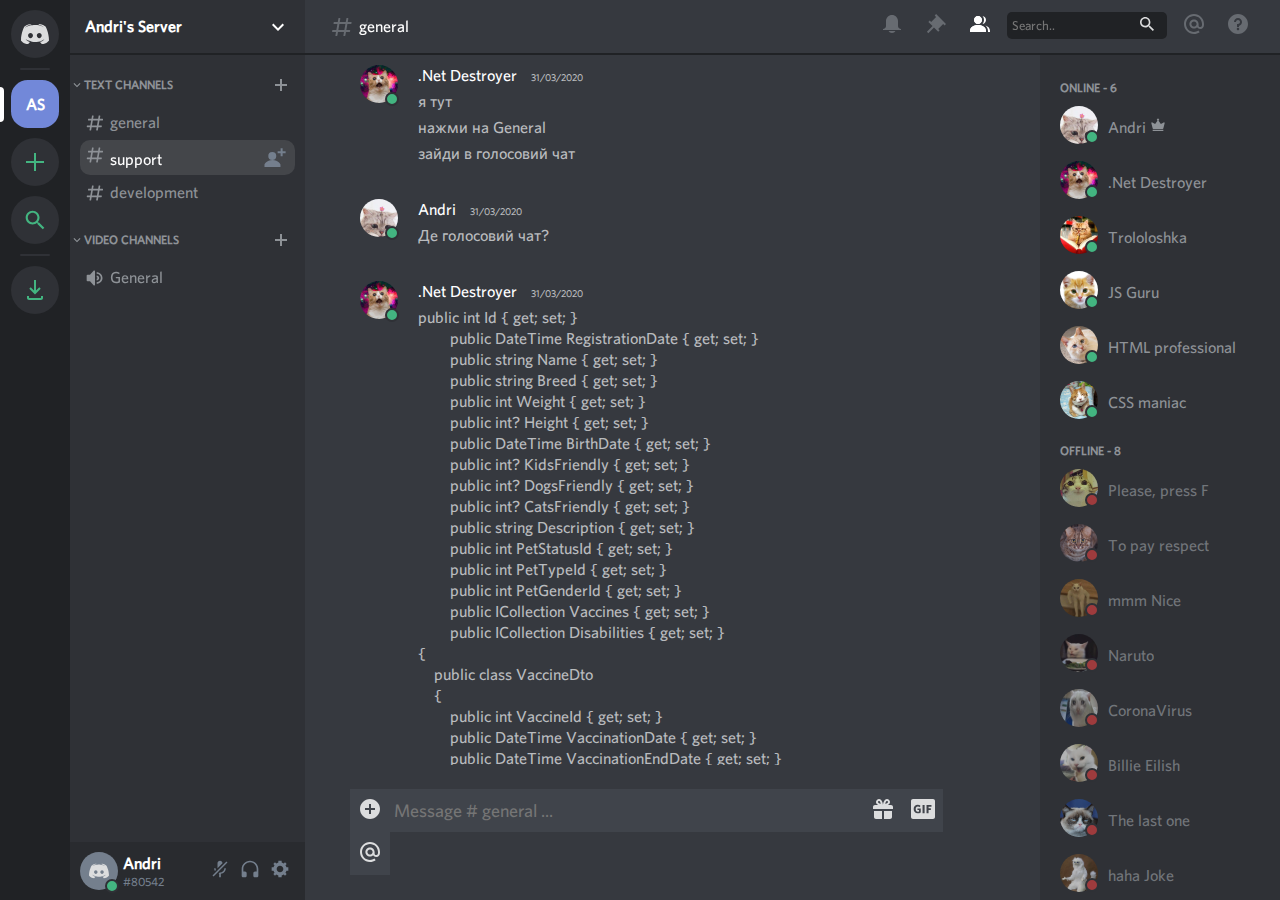
<file: Module1-HTML-CSS/index.html>
<!DOCTYPE html>
<html lang="en">

<head>
    <meta charset="UTF-8">
    <meta name="viewport" content="width=device-width, initial-scale=1.0">
    <title>Module 1. HTML & CSS</title>
    <link rel="stylesheet" href="style.css">
</head>

<body>
    <section class="side-menu">
        <ul class="side-menu_nav">
            <li class="icon icon-unactive centralized s-48 light-grey icon-hover-v">
                <svg width="28" height="20" viewBox="0 0 28 20">
                        <path fill="currentColor" d="M20.6644 20C20.6644 20 19.8014 18.9762 19.0822 18.0714C22.2226 17.1905 23.4212 15.2381 23.4212 15.2381C22.4384 15.881 21.5034 16.3334 20.6644 16.6429C19.4658 17.1429 18.3151 17.4762 17.1884 17.6667C14.887 18.0953 12.7774 17.9762 10.9795 17.6429C9.61301 17.381 8.43836 17 7.45548 16.6191C6.90411 16.4048 6.30479 16.1429 5.70548 15.8096C5.63356 15.7619 5.56164 15.7381 5.48973 15.6905C5.44178 15.6667 5.41781 15.6429 5.39384 15.6191C4.96233 15.381 4.7226 15.2143 4.7226 15.2143C4.7226 15.2143 5.87329 17.1191 8.91781 18.0238C8.19863 18.9286 7.31164 20 7.31164 20C2.0137 19.8333 0 16.381 0 16.381C0 8.7144 3.45205 2.50017 3.45205 2.50017C6.90411 -0.07123 10.1884 0.000197861 10.1884 0.000197861L10.4281 0.285909C6.11301 1.52399 4.12329 3.40493 4.12329 3.40493C4.12329 3.40493 4.65068 3.11921 5.53767 2.71446C8.10274 1.59542 10.1404 1.2859 10.9795 1.21447C11.1233 1.19066 11.2432 1.16685 11.387 1.16685C12.8493 0.976379 14.5034 0.92876 16.2295 1.11923C18.5068 1.38114 20.9521 2.0478 23.4452 3.40493C23.4452 3.40493 21.5514 1.61923 17.476 0.381146L17.8116 0.000197861C17.8116 0.000197861 21.0959 -0.07123 24.5479 2.50017C24.5479 2.50017 28 8.7144 28 16.381C28 16.381 25.9623 19.8333 20.6644 20ZM9.51712 8.88106C8.15068 8.88106 7.07192 10.0715 7.07192 11.5239C7.07192 12.9763 8.17466 14.1667 9.51712 14.1667C10.8836 14.1667 11.9623 12.9763 11.9623 11.5239C11.9863 10.0715 10.8836 8.88106 9.51712 8.88106ZM18.2671 8.88106C16.9007 8.88106 15.8219 10.0715 15.8219 11.5239C15.8219 12.9763 16.9247 14.1667 18.2671 14.1667C19.6336 14.1667 20.7123 12.9763 20.7123 11.5239C20.7123 10.0715 19.6336 8.88106 18.2671 8.88106Z">
                        </path>
                    </svg>
            </li>
            <span class="border"></span>
            <li class="icon icon-active centralized s-48">
                AS
            </li>
            <li class="icon icon-unactive centralized s-48 light-green icon-hover-g">
                <svg width="24" height="24" viewBox="0 0 24 24">
                    <path fill="currentColor" d="M21 11.001H13V3.00098H11V11.001H3V13.001H11V21.001H13V13.001H21V11.001Z">
                    </path>
                </svg>
            </li>
            <li class="icon icon-unactive centralized s-48 light-green icon-hover-g">
                <svg width="24" height="24" viewBox="0 0 18 18">
                    <g fill="none" fill-rule="evenodd" aria-hidden="true">
                        <path fill="currentColor" d="M3.60091481,7.20297313 C3.60091481,5.20983419 5.20983419,3.60091481 7.20297313,3.60091481 C9.19611206,3.60091481 10.8050314,5.20983419 10.8050314,7.20297313 C10.8050314,9.19611206 9.19611206,10.8050314 7.20297313,10.8050314 C5.20983419,10.8050314 3.60091481,9.19611206 3.60091481,7.20297313 Z M12.0057176,10.8050314 L11.3733562,10.8050314 L11.1492281,10.5889079 C11.9336764,9.67638651 12.4059463,8.49170955 12.4059463,7.20297313 C12.4059463,4.32933105 10.0766152,2 7.20297313,2 C4.32933105,2 2,4.32933105 2,7.20297313 C2,10.0766152 4.32933105,12.4059463 7.20297313,12.4059463 C8.49170955,12.4059463 9.67638651,11.9336764 10.5889079,11.1492281 L10.8050314,11.3733562 L10.8050314,12.0057176 L14.8073185,16 L16,14.8073185 L12.2102538,11.0099776 L12.0057176,10.8050314 Z">
                        </path>
                    </g>
                </svg>
            </li>
            <span class="border"></span>
            <li class="icon icon-unactive centralized s-48 light-green icon-hover-g">
                <svg class="circleIcon-LvPL6c" aria-hidden="false" width="24" height="24" viewBox="0 0 24 24">
                    <path fill="currentColor" fill-rule="evenodd" clip-rule="evenodd" d="M16.293 9.293L17.707 10.707L12 16.414L6.29297 10.707L7.70697 9.293L11 12.586V2H13V12.586L16.293 9.293ZM18 20V18H20V20C20 21.102 19.104 22 18 22H6C4.896 22 4 21.102 4 20V18H6V20H18Z">
                    </path>
                </svg>
            </li>
        </ul>
    </section>
    <section class="server-menu">
        <div class="server-header">
            <p class="server-title">
                Andri's Server
            </p>
            <svg width="24" height="24" viewBox="0 0 24 24"><path fill="currentColor" fill-rule="evenodd" clip-rule="evenodd" d="M16.59 8.59004L12 13.17L7.41 8.59004L6 10L12 16L18 10L16.59 8.59004Z"></path></svg>
        </div>
        <div class="server-main">
            <div class="text-channel">
                <div class="server-subheader">
                    <p class="server-subtitle centralized">
                        <svg width="14" height="14" viewBox="0 0 24 24"><path fill="currentColor" fill-rule="evenodd" clip-rule="evenodd" d="M16.59 8.59004L12 13.17L7.41 8.59004L6 10L12 16L18 10L16.59 8.59004Z"></path></svg>
                        <span>Text channels</span>
                    </p>
                    <svg width="18" height="18" viewBox="0 0 18 18"><polygon fill-rule="nonzero" fill="currentColor" points="15 10 10 10 10 15 8 15 8 10 3 10 3 8 8 8 8 3 10 3 10 8 15 8"></polygon></svg>
                </div>
                <ul class="tc-items">
                    <li class="centralized">
                        <svg width="20" height="20" viewBox="0 0 24 24" class="icon-1_QxNX"><path fill="currentColor" fill-rule="evenodd" clip-rule="evenodd" d="M5.88657 21C5.57547 21 5.3399 20.7189 5.39427 20.4126L6.00001 17H2.59511C2.28449 17 2.04905 16.7198 2.10259 16.4138L2.27759 15.4138C2.31946 15.1746 2.52722 15 2.77011 15H6.35001L7.41001 9H4.00511C3.69449 9 3.45905 8.71977 3.51259 8.41381L3.68759 7.41381C3.72946 7.17456 3.93722 7 4.18011 7H7.76001L8.39677 3.41262C8.43914 3.17391 8.64664 3 8.88907 3H9.87344C10.1845 3 10.4201 3.28107 10.3657 3.58738L9.76001 7H15.76L16.3968 3.41262C16.4391 3.17391 16.6466 3 16.8891 3H17.8734C18.1845 3 18.4201 3.28107 18.3657 3.58738L17.76 7H21.1649C21.4755 7 21.711 7.28023 21.6574 7.58619L21.4824 8.58619C21.4406 8.82544 21.2328 9 20.9899 9H17.41L16.35 15H19.7549C20.0655 15 20.301 15.2802 20.2474 15.5862L20.0724 16.5862C20.0306 16.8254 19.8228 17 19.5799 17H16L15.3632 20.5874C15.3209 20.8261 15.1134 21 14.8709 21H13.8866C13.5755 21 13.3399 20.7189 13.3943 20.4126L14 17H8.00001L7.36325 20.5874C7.32088 20.8261 7.11337 21 6.87094 21H5.88657ZM9.41045 9L8.35045 15H14.3504L15.4104 9H9.41045Z"></path></svg>
                        <span>general</span>
                    </li>
                    <li class="centralized active-channel">
                        <div class="active-channel-img">
                            <svg width="20" height="20" viewBox="0 0 24 24" class="icon-1_QxNX"><path fill="currentColor" fill-rule="evenodd" clip-rule="evenodd" d="M5.88657 21C5.57547 21 5.3399 20.7189 5.39427 20.4126L6.00001 17H2.59511C2.28449 17 2.04905 16.7198 2.10259 16.4138L2.27759 15.4138C2.31946 15.1746 2.52722 15 2.77011 15H6.35001L7.41001 9H4.00511C3.69449 9 3.45905 8.71977 3.51259 8.41381L3.68759 7.41381C3.72946 7.17456 3.93722 7 4.18011 7H7.76001L8.39677 3.41262C8.43914 3.17391 8.64664 3 8.88907 3H9.87344C10.1845 3 10.4201 3.28107 10.3657 3.58738L9.76001 7H15.76L16.3968 3.41262C16.4391 3.17391 16.6466 3 16.8891 3H17.8734C18.1845 3 18.4201 3.28107 18.3657 3.58738L17.76 7H21.1649C21.4755 7 21.711 7.28023 21.6574 7.58619L21.4824 8.58619C21.4406 8.82544 21.2328 9 20.9899 9H17.41L16.35 15H19.7549C20.0655 15 20.301 15.2802 20.2474 15.5862L20.0724 16.5862C20.0306 16.8254 19.8228 17 19.5799 17H16L15.3632 20.5874C15.3209 20.8261 15.1134 21 14.8709 21H13.8866C13.5755 21 13.3399 20.7189 13.3943 20.4126L14 17H8.00001L7.36325 20.5874C7.32088 20.8261 7.11337 21 6.87094 21H5.88657ZM9.41045 9L8.35045 15H14.3504L15.4104 9H9.41045Z"></path></svg>
                        </div>
                        <span>support</span>
                    </li>
                    <li class="centralized">
                        <svg width="20" height="20" viewBox="0 0 24 24" class="icon-1_QxNX"><path fill="currentColor" fill-rule="evenodd" clip-rule="evenodd" d="M5.88657 21C5.57547 21 5.3399 20.7189 5.39427 20.4126L6.00001 17H2.59511C2.28449 17 2.04905 16.7198 2.10259 16.4138L2.27759 15.4138C2.31946 15.1746 2.52722 15 2.77011 15H6.35001L7.41001 9H4.00511C3.69449 9 3.45905 8.71977 3.51259 8.41381L3.68759 7.41381C3.72946 7.17456 3.93722 7 4.18011 7H7.76001L8.39677 3.41262C8.43914 3.17391 8.64664 3 8.88907 3H9.87344C10.1845 3 10.4201 3.28107 10.3657 3.58738L9.76001 7H15.76L16.3968 3.41262C16.4391 3.17391 16.6466 3 16.8891 3H17.8734C18.1845 3 18.4201 3.28107 18.3657 3.58738L17.76 7H21.1649C21.4755 7 21.711 7.28023 21.6574 7.58619L21.4824 8.58619C21.4406 8.82544 21.2328 9 20.9899 9H17.41L16.35 15H19.7549C20.0655 15 20.301 15.2802 20.2474 15.5862L20.0724 16.5862C20.0306 16.8254 19.8228 17 19.5799 17H16L15.3632 20.5874C15.3209 20.8261 15.1134 21 14.8709 21H13.8866C13.5755 21 13.3399 20.7189 13.3943 20.4126L14 17H8.00001L7.36325 20.5874C7.32088 20.8261 7.11337 21 6.87094 21H5.88657ZM9.41045 9L8.35045 15H14.3504L15.4104 9H9.41045Z"></path></svg>
                        <span>development</span>
                    </li>
                </ul>
            </div>
            <div class="video-channel">
                <div class="server-subheader">
                    <p class="server-subtitle centralized">
                        <svg width="14" height="14" viewBox="0 0 24 24"><path fill="currentColor" fill-rule="evenodd" clip-rule="evenodd" d="M16.59 8.59004L12 13.17L7.41 8.59004L6 10L12 16L18 10L16.59 8.59004Z"></path></svg>
                        <span>Video channels</span>
                    </p>
                    <svg width="18" height="18" viewBox="0 0 18 18"><polygon fill-rule="nonzero" fill="currentColor" points="15 10 10 10 10 15 8 15 8 10 3 10 3 8 8 8 8 3 10 3 10 8 15 8"></polygon></svg>
                </div>
                <ul class="tc-items">
                    <li class="centralized">
                        <svg class="icon-1_QxNX" aria-hidden="false" width="20" height="20" viewBox="0 0 24 24"><path fill="currentColor" fill-rule="evenodd" clip-rule="evenodd" d="M11.383 3.07904C11.009 2.92504 10.579 3.01004 10.293 3.29604L6 8.00204H3C2.45 8.00204 2 8.45304 2 9.00204V15.002C2 15.552 2.45 16.002 3 16.002H6L10.293 20.71C10.579 20.996 11.009 21.082 11.383 20.927C11.757 20.772 12 20.407 12 20.002V4.00204C12 3.59904 11.757 3.23204 11.383 3.07904ZM14 5.00195V7.00195C16.757 7.00195 19 9.24595 19 12.002C19 14.759 16.757 17.002 14 17.002V19.002C17.86 19.002 21 15.863 21 12.002C21 8.14295 17.86 5.00195 14 5.00195ZM14 9.00195C15.654 9.00195 17 10.349 17 12.002C17 13.657 15.654 15.002 14 15.002V13.002C14.551 13.002 15 12.553 15 12.002C15 11.451 14.551 11.002 14 11.002V9.00195Z"></path></svg>
                        <span>General</span>
                    </li>
            </div>
            <div class="user-pannel">
                <div class="user-info centralized">
                    <div class="icon user-icon s-38 centralized light-grey online">
                        <svg width="20" height="20" viewBox="0 0 28 20">
                            <path fill="currentColor" d="M20.6644 20C20.6644 20 19.8014 18.9762 19.0822 18.0714C22.2226 17.1905 23.4212 15.2381 23.4212 15.2381C22.4384 15.881 21.5034 16.3334 20.6644 16.6429C19.4658 17.1429 18.3151 17.4762 17.1884 17.6667C14.887 18.0953 12.7774 17.9762 10.9795 17.6429C9.61301 17.381 8.43836 17 7.45548 16.6191C6.90411 16.4048 6.30479 16.1429 5.70548 15.8096C5.63356 15.7619 5.56164 15.7381 5.48973 15.6905C5.44178 15.6667 5.41781 15.6429 5.39384 15.6191C4.96233 15.381 4.7226 15.2143 4.7226 15.2143C4.7226 15.2143 5.87329 17.1191 8.91781 18.0238C8.19863 18.9286 7.31164 20 7.31164 20C2.0137 19.8333 0 16.381 0 16.381C0 8.7144 3.45205 2.50017 3.45205 2.50017C6.90411 -0.07123 10.1884 0.000197861 10.1884 0.000197861L10.4281 0.285909C6.11301 1.52399 4.12329 3.40493 4.12329 3.40493C4.12329 3.40493 4.65068 3.11921 5.53767 2.71446C8.10274 1.59542 10.1404 1.2859 10.9795 1.21447C11.1233 1.19066 11.2432 1.16685 11.387 1.16685C12.8493 0.976379 14.5034 0.92876 16.2295 1.11923C18.5068 1.38114 20.9521 2.0478 23.4452 3.40493C23.4452 3.40493 21.5514 1.61923 17.476 0.381146L17.8116 0.000197861C17.8116 0.000197861 21.0959 -0.07123 24.5479 2.50017C24.5479 2.50017 28 8.7144 28 16.381C28 16.381 25.9623 19.8333 20.6644 20ZM9.51712 8.88106C8.15068 8.88106 7.07192 10.0715 7.07192 11.5239C7.07192 12.9763 8.17466 14.1667 9.51712 14.1667C10.8836 14.1667 11.9623 12.9763 11.9623 11.5239C11.9863 10.0715 10.8836 8.88106 9.51712 8.88106ZM18.2671 8.88106C16.9007 8.88106 15.8219 10.0715 15.8219 11.5239C15.8219 12.9763 16.9247 14.1667 18.2671 14.1667C19.6336 14.1667 20.7123 12.9763 20.7123 11.5239C20.7123 10.0715 19.6336 8.88106 18.2671 8.88106Z">
                            </path>
                        </svg>
                    </div>
                    <div class="info-detail">
                        <span class="user-name">Andri</span>
                        <span>#80542</span>
                    </div>
                </div>
                <div class="user-control">
                    <div><svg aria-hidden="false" width="20" height="20" viewBox="0 0 24 24"><path d="M6.7 11H5C5 12.19 5.34 13.3 5.9 14.28L7.13 13.05C6.86 12.43 6.7 11.74 6.7 11Z" fill="currentColor"></path><path d="M9.01 11.085C9.015 11.1125 9.02 11.14 9.02 11.17L15 5.18V5C15 3.34 13.66 2 12 2C10.34 2 9 3.34 9 5V11C9 11.03 9.005 11.0575 9.01 11.085Z" fill="currentColor"></path><path d="M11.7237 16.0927L10.9632 16.8531L10.2533 17.5688C10.4978 17.633 10.747 17.6839 11 17.72V22H13V17.72C16.28 17.23 19 14.41 19 11H17.3C17.3 14 14.76 16.1 12 16.1C11.9076 16.1 11.8155 16.0975 11.7237 16.0927Z" fill="currentColor"></path><path d="M21 4.27L19.73 3L3 19.73L4.27 21L8.46 16.82L9.69 15.58L11.35 13.92L14.99 10.28L21 4.27Z" class="strikethrough-1n4ekb" fill="currentColor"></path></svg></div>
                    <div><svg aria-hidden="false" width="20" height="20" viewBox="0 0 24 24"><svg width="24" height="24" viewBox="0 0 24 24"><path d="M12 2.00305C6.486 2.00305 2 6.48805 2 12.0031V20.0031C2 21.1071 2.895 22.0031 4 22.0031H6C7.104 22.0031 8 21.1071 8 20.0031V17.0031C8 15.8991 7.104 15.0031 6 15.0031H4V12.0031C4 7.59105 7.589 4.00305 12 4.00305C16.411 4.00305 20 7.59105 20 12.0031V15.0031H18C16.896 15.0031 16 15.8991 16 17.0031V20.0031C16 21.1071 16.896 22.0031 18 22.0031H20C21.104 22.0031 22 21.1071 22 20.0031V12.0031C22 6.48805 17.514 2.00305 12 2.00305Z" fill="currentColor"></path></svg></svg>
                    </div>
                    <div><svg aria-hidden="false" width="20" height="20" viewBox="0 0 24 24"><path fill="currentColor" fill-rule="evenodd" clip-rule="evenodd" d="M19.738 10H22V14H19.739C19.498 14.931 19.1 15.798 18.565 16.564L20 18L18 20L16.565 18.564C15.797 19.099 14.932 19.498 14 19.738V22H10V19.738C9.069 19.498 8.203 19.099 7.436 18.564L6 20L4 18L5.436 16.564C4.901 15.799 4.502 14.932 4.262 14H2V10H4.262C4.502 9.068 4.9 8.202 5.436 7.436L4 6L6 4L7.436 5.436C8.202 4.9 9.068 4.502 10 4.262V2H14V4.261C14.932 4.502 15.797 4.9 16.565 5.435L18 3.999L20 5.999L18.564 7.436C19.099 8.202 19.498 9.069 19.738 10ZM12 16C14.2091 16 16 14.2091 16 12C16 9.79086 14.2091 8 12 8C9.79086 8 8 9.79086 8 12C8 14.2091 9.79086 16 12 16Z"></path></svg></div>
                </div>
            </div>
        </div>
    </section>
    <section class="main-info-block">
        <div class="main-header">
            <div class="channel-name centralized">
                <svg width="24" height="24" viewBox="0 0 24 24" class="icon-22AiRD"><path fill="currentColor" fill-rule="evenodd" clip-rule="evenodd" d="M5.88657 21C5.57547 21 5.3399 20.7189 5.39427 20.4126L6.00001 17H2.59511C2.28449 17 2.04905 16.7198 2.10259 16.4138L2.27759 15.4138C2.31946 15.1746 2.52722 15 2.77011 15H6.35001L7.41001 9H4.00511C3.69449 9 3.45905 8.71977 3.51259 8.41381L3.68759 7.41381C3.72946 7.17456 3.93722 7 4.18011 7H7.76001L8.39677 3.41262C8.43914 3.17391 8.64664 3 8.88907 3H9.87344C10.1845 3 10.4201 3.28107 10.3657 3.58738L9.76001 7H15.76L16.3968 3.41262C16.4391 3.17391 16.6466 3 16.8891 3H17.8734C18.1845 3 18.4201 3.28107 18.3657 3.58738L17.76 7H21.1649C21.4755 7 21.711 7.28023 21.6574 7.58619L21.4824 8.58619C21.4406 8.82544 21.2328 9 20.9899 9H17.41L16.35 15H19.7549C20.0655 15 20.301 15.2802 20.2474 15.5862L20.0724 16.5862C20.0306 16.8254 19.8228 17 19.5799 17H16L15.3632 20.5874C15.3209 20.8261 15.1134 21 14.8709 21H13.8866C13.5755 21 13.3399 20.7189 13.3943 20.4126L14 17H8.00001L7.36325 20.5874C7.32088 20.8261 7.11337 21 6.87094 21H5.88657ZM9.41045 9L8.35045 15H14.3504L15.4104 9H9.41045Z"></path></svg>
                <span class="white">general</span>
            </div>
            <div class="header-toolbar">
                <div>
                    <svg x="0" y="0" class="icon-22AiRD" aria-hidden="false" width="24" height="24" viewBox="0 0 24 24" fill="none"><path fill="currentColor" fill-rule="evenodd" clip-rule="evenodd" d="M18 9V14C18 15.657 19.344 17 21 17V18H3V17C4.656 17 6 15.657 6 14V9C6 5.686 8.686 3 12 3C15.314 3 18 5.686 18 9ZM11.9999 21C10.5239 21 9.24793 20.19 8.55493 19H15.4449C14.7519 20.19 13.4759 21 11.9999 21Z"></path></svg>
                </div>
                <div>
                    <svg x="0" y="0" class="icon-22AiRD" aria-hidden="false" width="24" height="24" viewBox="0 0 24 24"><path fill="currentColor" d="M22 12L12.101 2.10101L10.686 3.51401L12.101 4.92901L7.15096 9.87801V9.88001L5.73596 8.46501L4.32196 9.88001L8.56496 14.122L2.90796 19.778L4.32196 21.192L9.97896 15.536L14.222 19.778L15.636 18.364L14.222 16.95L19.171 12H19.172L20.586 13.414L22 12Z"></path></svg>
                </div>
                <div class="white">
                    <svg x="0" y="0" class="icon-22AiRD" aria-hidden="false" width="24" height="24" viewBox="0 0 24 24"><path fill="currentColor" fill-rule="evenodd" clip-rule="evenodd" d="M14 8.00598C14 10.211 12.206 12.006 10 12.006C7.795 12.006 6 10.211 6 8.00598C6 5.80098 7.794 4.00598 10 4.00598C12.206 4.00598 14 5.80098 14 8.00598ZM2 19.006C2 15.473 5.29 13.006 10 13.006C14.711 13.006 18 15.473 18 19.006V20.006H2V19.006Z"></path><path fill="currentColor" fill-rule="evenodd" clip-rule="evenodd" d="M14 8.00598C14 10.211 12.206 12.006 10 12.006C7.795 12.006 6 10.211 6 8.00598C6 5.80098 7.794 4.00598 10 4.00598C12.206 4.00598 14 5.80098 14 8.00598ZM2 19.006C2 15.473 5.29 13.006 10 13.006C14.711 13.006 18 15.473 18 19.006V20.006H2V19.006Z"></path><path fill="currentColor" d="M20.0001 20.006H22.0001V19.006C22.0001 16.4433 20.2697 14.4415 17.5213 13.5352C19.0621 14.9127 20.0001 16.8059 20.0001 19.006V20.006Z"></path><path fill="currentColor" d="M14.8834 11.9077C16.6657 11.5044 18.0001 9.9077 18.0001 8.00598C18.0001 5.96916 16.4693 4.28218 14.4971 4.0367C15.4322 5.09511 16.0001 6.48524 16.0001 8.00598C16.0001 9.44888 15.4889 10.7742 14.6378 11.8102C14.7203 11.8418 14.8022 11.8743 14.8834 11.9077Z"></path></svg>
                </div>
                <div>
                    <form class="search">
                        <input type="text" placeholder="Search..">
                        <button type="submit">
                            <svg class="icon-3cZ1F_ visible-3V0mGj" aria-hidden="false" width="18" height="18" viewBox="0 0 18 18"><g fill="none" fill-rule="evenodd" aria-hidden="true"><path fill="currentColor" d="M3.60091481,7.20297313 C3.60091481,5.20983419 5.20983419,3.60091481 7.20297313,3.60091481 C9.19611206,3.60091481 10.8050314,5.20983419 10.8050314,7.20297313 C10.8050314,9.19611206 9.19611206,10.8050314 7.20297313,10.8050314 C5.20983419,10.8050314 3.60091481,9.19611206 3.60091481,7.20297313 Z M12.0057176,10.8050314 L11.3733562,10.8050314 L11.1492281,10.5889079 C11.9336764,9.67638651 12.4059463,8.49170955 12.4059463,7.20297313 C12.4059463,4.32933105 10.0766152,2 7.20297313,2 C4.32933105,2 2,4.32933105 2,7.20297313 C2,10.0766152 4.32933105,12.4059463 7.20297313,12.4059463 C8.49170955,12.4059463 9.67638651,11.9336764 10.5889079,11.1492281 L10.8050314,11.3733562 L10.8050314,12.0057176 L14.8073185,16 L16,14.8073185 L12.2102538,11.0099776 L12.0057176,10.8050314 Z"></path></g></svg>
                        </button>
                    </form>
                </div>
                <div>
                    <svg x="0" y="0" class="icon-22AiRD" aria-hidden="false" width="24" height="24" viewBox="0 0 24 24"><path fill="currentColor" d="M12 2C6.486 2 2 6.486 2 12C2 17.515 6.486 22 12 22C14.039 22 15.993 21.398 17.652 20.259L16.521 18.611C15.195 19.519 13.633 20 12 20C7.589 20 4 16.411 4 12C4 7.589 7.589 4 12 4C16.411 4 20 7.589 20 12V12.782C20 14.17 19.402 15 18.4 15L18.398 15.018C18.338 15.005 18.273 15 18.209 15H18C17.437 15 16.6 14.182 16.6 13.631V12C16.6 9.464 14.537 7.4 12 7.4C9.463 7.4 7.4 9.463 7.4 12C7.4 14.537 9.463 16.6 12 16.6C13.234 16.6 14.35 16.106 15.177 15.313C15.826 16.269 16.93 17 18 17L18.002 16.981C18.064 16.994 18.129 17 18.195 17H18.4C20.552 17 22 15.306 22 12.782V12C22 6.486 17.514 2 12 2ZM12 14.599C10.566 14.599 9.4 13.433 9.4 11.999C9.4 10.565 10.566 9.399 12 9.399C13.434 9.399 14.6 10.565 14.6 11.999C14.6 13.433 13.434 14.599 12 14.599Z"></path></svg>
                </div>
                <div>
                    <svg x="0" y="0" class="icon-22AiRD" aria-hidden="false" width="24" height="24" viewBox="0 0 24 24"><path fill="currentColor" d="M12 2C6.486 2 2 6.487 2 12C2 17.515 6.486 22 12 22C17.514 22 22 17.515 22 12C22 6.487 17.514 2 12 2ZM12 18.25C11.31 18.25 10.75 17.691 10.75 17C10.75 16.31 11.31 15.75 12 15.75C12.69 15.75 13.25 16.31 13.25 17C13.25 17.691 12.69 18.25 12 18.25ZM13 13.875V15H11V12H12C13.104 12 14 11.103 14 10C14 8.896 13.104 8 12 8C10.896 8 10 8.896 10 10H8C8 7.795 9.795 6 12 6C14.205 6 16 7.795 16 10C16 11.861 14.723 13.429 13 13.875Z"></path></svg>
                </div>
            </div>
        </div>
        <div class="main-block">
            <div class="center-section">
                <div class="message">
                    <div class="user">
                        <div class="online">
                            <img  class="user-photo s-38" src="img/2.jpg" alt="user photo">
                        </div>
                    </div>
                    <div class="message-content">
                        <div class="user-info">
                            <span class="user-name white">
                                .Net Destroyer
                            </span>
                            <span class="date">31/03/2020</span>
                        </div>
                        <div class="message-text">
                            <p>я тут</p>
                            <p>нажми на General</p>
                            <p>зайди в голосовий чат</p>
                        </div>
                    </div>
                </div>
                <div class="message">
                    <div class="user">
                        <div class="online">
                            <img  class="user-photo s-38" src="img/1.jpg" alt="user photo">
                        </div>
                    </div>
                    <div class="message-content">
                        <div class="user-info">
                            <span class="user-name white">
                                Andri
                            </span>
                            <span class="date">31/03/2020</span>
                        </div>
                        <div class="message-text">
                            <p>Дe голосовий чат?</p>
                        </div>
                    </div>
                </div>
                <div class="message">
                    <div class="user">
                        <div class="online">
                            <img  class="user-photo s-38" src="img/2.jpg" alt="user photo">
                        </div>
                    </div>
                    <div class="message-content">
                        <div class="user-info ">
                            <span class="user-name white">
                                .Net Destroyer
                            </span>
                            <span class="date">31/03/2020</span>
                        </div>
                        <div class="message-text">
                            <p>
                                <pre>
public int Id { get; set; }
        public DateTime RegistrationDate { get; set; }
        public string Name { get; set; }
        public string Breed { get; set; }
        public int Weight { get; set; }
        public int? Height { get; set; }
        public DateTime BirthDate { get; set; }
        public int? KidsFriendly { get; set; }
        public int? DogsFriendly { get; set; }
        public int? CatsFriendly { get; set; }
        public string Description { get; set; }
        public int PetStatusId { get; set; }
        public int PetTypeId { get; set; }
        public int PetGenderId { get; set; }
        public ICollection<VaccineDto> Vaccines { get; set; }
        public ICollection<DisabilityDto> Disabilities { get; set; }
{
    public class VaccineDto
    {
        public int VaccineId { get; set; }
        public DateTime VaccinationDate { get; set; }
        public DateTime VaccinationEndDate { get; set; }
    }
}
                                </pre>
                            </p>
                        </div>
                    </div>
                </div>
                <div class="message">
                    <div class="user">
                        <div class="online">
                            <img class="user-photo s-38" src="img/1.jpg" alt="user photo">
                        </div>
                    </div>
                    <div class="message-content">
                        <div class="user-info">
                            <span class="user-name white">
                                Andri
                            </span>
                            <span class="date">31/03/2020</span>
                        </div>
                        <div class="message-text">
                            <p>Диви на мій репозиторій
                                <a href="https://github.com/AndryushkaYO/EPAM_Mentoring_Program/tree/module1/html-css/Module1-HTML-CSS">https://github.com/AndryushkaYO/EPAM_Mentoring_Program/tree/module1/html-css/Module1-HTML-CSS</a></p>
                        </div>
                    </div>
                </div>
                <div class="message">
                    <div class="user">
                        <div class="online">
                            <img  class="user-photo s-38" src="img/2.jpg" alt="user photo">
                        </div>
                    </div>
                    <div class="message-content">
                        <div class="user-info">
                            <span class="user-name white">
                                .Net Destroyer
                            </span>
                            <span class="date">31/03/2020</span>
                        </div>
                        <div class="message-text">
                            <p>
                                <span class="mention">@Andri</span> як ти там? Я сумую
                            </p>
                        </div>
                    </div>
                </div>
                <div class="message">
                    <div class="user">
                        <div class="online">
                            <img  class="user-photo s-38" src="img/1.jpg" alt="user photo">
                        </div>
                    </div>
                    <div class="message-content">
                        <div class="user-info">
                            <span class="user-name white">
                                Andri
                            </span>
                            <span class="date">31/03/2020</span>
                        </div>
                        <div class="message-text">
                            <p>
                                <span class="mention">@.Net Destroyer</span> все добре. Я теж :)
                            </p>
                        </div>
                    </div>
                </div>
                <div class="input-section">
                    <form class="input-field">
                        <button>
                            <svg width="24" height="24" viewBox="0 0 24 24"><path fill="currentColor" class="attachButtonPlus-jWVFah" d="M12 2C6.48 2 2 6.48 2 12s4.48 10 10 10 10-4.48 10-10S17.52 2 12 2zm5 11h-4v4h-2v-4H7v-2h4V7h2v4h4v2z"></path></svg>
                        </button>
                        <input type="text" placeholder=" Message # general ...">
                        <button>
                            <svg width="24" height="24" class="icon-3D60ES" aria-hidden="false" viewBox="0 0 24 24"><path fill="currentColor" fill-rule="evenodd" clip-rule="evenodd" d="M16.886 7.999H20C21.104 7.999 22 8.896 22 9.999V11.999H2V9.999C2 8.896 2.897 7.999 4 7.999H7.114C6.663 7.764 6.236 7.477 5.879 7.121C4.709 5.951 4.709 4.048 5.879 2.879C7.012 1.746 8.986 1.746 10.121 2.877C11.758 4.514 11.979 7.595 11.998 7.941C11.9991 7.9525 11.9966 7.96279 11.9941 7.97304C11.992 7.98151 11.99 7.98995 11.99 7.999H12.01C12.01 7.98986 12.0079 7.98134 12.0058 7.97287C12.0034 7.96282 12.0009 7.95286 12.002 7.942C12.022 7.596 12.242 4.515 13.879 2.878C15.014 1.745 16.986 1.746 18.121 2.877C19.29 4.049 19.29 5.952 18.121 7.121C17.764 7.477 17.337 7.764 16.886 7.999ZM7.293 5.707C6.903 5.316 6.903 4.682 7.293 4.292C7.481 4.103 7.732 4 8 4C8.268 4 8.519 4.103 8.707 4.292C9.297 4.882 9.641 5.94 9.825 6.822C8.945 6.639 7.879 6.293 7.293 5.707ZM14.174 6.824C14.359 5.941 14.702 4.883 15.293 4.293C15.481 4.103 15.732 4 16 4C16.268 4 16.519 4.103 16.706 4.291C17.096 4.682 17.097 5.316 16.707 5.707C16.116 6.298 15.057 6.642 14.174 6.824ZM3 13.999V19.999C3 21.102 3.897 21.999 5 21.999H11V13.999H3ZM13 13.999V21.999H19C20.104 21.999 21 21.102 21 19.999V13.999H13Z"></path></svg>
                        </button>
                        <button>
                            <svg width="24" height="24" class="icon-3D60ES" aria-hidden="false" viewBox="0 0 24 24"><path fill="currentColor" d="M2 2C0.895431 2 0 2.89543 0 4V20C0 21.1046 0.89543 22 2 22H22C23.1046 22 24 21.1046 24 20V4C24 2.89543 23.1046 2 22 2H2ZM9.76445 11.448V15.48C8.90045 16.044 7.88045 16.356 6.74045 16.356C4.11245 16.356 2.66045 14.628 2.66045 12.072C2.66045 9.504 4.23245 7.764 6.78845 7.764C7.80845 7.764 8.66045 8.004 9.32045 8.376L9.04445 10.164C8.42045 9.768 7.68845 9.456 6.83645 9.456C5.40845 9.456 4.71245 10.512 4.71245 12.06C4.71245 13.62 5.43245 14.712 6.86045 14.712C7.31645 14.712 7.64045 14.616 7.97645 14.448V12.972H6.42845V11.448H9.76445ZM11.5481 7.92H13.6001V16.2H11.5481V7.92ZM20.4724 7.92V9.636H17.5564V11.328H19.8604V13.044H17.5564V16.2H15.5164V7.92H20.4724Z"></path></svg>
                        </button>
                        <button>
                            <svg x="0" y="0" class="icon-22AiRD" aria-hidden="false" width="24" height="24" viewBox="0 0 24 24"><path fill="currentColor" d="M12 2C6.486 2 2 6.486 2 12C2 17.515 6.486 22 12 22C14.039 22 15.993 21.398 17.652 20.259L16.521 18.611C15.195 19.519 13.633 20 12 20C7.589 20 4 16.411 4 12C4 7.589 7.589 4 12 4C16.411 4 20 7.589 20 12V12.782C20 14.17 19.402 15 18.4 15L18.398 15.018C18.338 15.005 18.273 15 18.209 15H18C17.437 15 16.6 14.182 16.6 13.631V12C16.6 9.464 14.537 7.4 12 7.4C9.463 7.4 7.4 9.463 7.4 12C7.4 14.537 9.463 16.6 12 16.6C13.234 16.6 14.35 16.106 15.177 15.313C15.826 16.269 16.93 17 18 17L18.002 16.981C18.064 16.994 18.129 17 18.195 17H18.4C20.552 17 22 15.306 22 12.782V12C22 6.486 17.514 2 12 2ZM12 14.599C10.566 14.599 9.4 13.433 9.4 11.999C9.4 10.565 10.566 9.399 12 9.399C13.434 9.399 14.6 10.565 14.6 11.999C14.6 13.433 13.434 14.599 12 14.599Z"></path></svg>
                        </button>
                    </form>
                </div>
            </div>
            <div class="users-section">
                <div class="users">
                    <div class="online-users">
                        <div class="users-subheader">
                            <span>Online - 6</span>
                        </div>
                        <div class="user centralized">
                            <div class="online">
                                <img  class="user-photo s-38" src="img/1.jpg" alt="user photo">
                            </div>
                            <span class="user-name">
                                Andri
                                <svg width="16" height="16" viewBox="0 0 16 16"><path fill-rule="evenodd" clip-rule="evenodd" d="M13.6572 5.42868C13.8879 5.29002 14.1806 5.30402 14.3973 5.46468C14.6133 5.62602 14.7119 5.90068 14.6473 6.16202L13.3139 11.4954C13.2393 11.7927 12.9726 12.0007 12.6666 12.0007H3.33325C3.02725 12.0007 2.76058 11.792 2.68592 11.4954L1.35258 6.16202C1.28792 5.90068 1.38658 5.62602 1.60258 5.46468C1.81992 5.30468 2.11192 5.29068 2.34325 5.42868L5.13192 7.10202L7.44592 3.63068C7.46173 3.60697 7.48377 3.5913 7.50588 3.57559C7.5192 3.56612 7.53255 3.55663 7.54458 3.54535L6.90258 2.90268C6.77325 2.77335 6.77325 2.56068 6.90258 2.43135L7.76458 1.56935C7.89392 1.44002 8.10658 1.44002 8.23592 1.56935L9.09792 2.43135C9.22725 2.56068 9.22725 2.77335 9.09792 2.90268L8.45592 3.54535C8.46794 3.55686 8.48154 3.56651 8.49516 3.57618C8.51703 3.5917 8.53897 3.60727 8.55458 3.63068L10.8686 7.10202L13.6572 5.42868ZM2.66667 12.6673H13.3333V14.0007H2.66667V12.6673Z" fill="currentColor" aria-hidden="true"></path></svg>
                            </span>
                        </div>
                        <div class="user centralized">
                            <div class="online">
                                <img  class="user-photo s-38" src="img/2.jpg" alt="user photo">
                            </div>
                            <span class="user-name">
                                .Net Destroyer
                            </span>
                        </div>
                        <div class="user centralized">
                            <div class="online">
                                <img  class="user-photo s-38" src="img/3.jpg" alt="user photo">
                            </div>
                            <span class="user-name">
                                Trololoshka
                            </span>
                        </div>
                        <div class="user centralized">
                            <div class="online">
                                <img  class="user-photo s-38" src="img/4.jpg" alt="user photo">
                            </div>
                            <span class="user-name">
                                JS Guru
                            </span>
                        </div>
                        <div class="user centralized">
                            <div class="online">
                                <img  class="user-photo s-38" src="img/5.jpg" alt="user photo">
                            </div>
                            <span class="user-name">
                                HTML professional
                            </span>
                        </div>
                        <div class="user centralized">
                            <div class="online">
                                <img  class="user-photo s-38" src="img/6.jpg" alt="user photo">
                            </div>
                            <span class="user-name">
                                CSS maniac
                            </span>
                        </div>
                    </div>
                    <div class="offline-users">
                        <div class="users-subheader">
                            <span>Offline - 8</span>
                        </div>
                        <div class="user centralized">
                            <div class="offline">
                                <img  class="user-photo s-38" src="img/7.jpg" alt="user photo">
                            </div>
                            <span class="user-name">
                                Please, press F
                            </span>
                        </div>
                        <div class="user centralized">
                            <div class="offline">
                                <img  class="user-photo s-38" src="img/8.jpg" alt="user photo">
                            </div>
                            <span class="user-name">
                                To pay respect
                            </span>
                        </div>
                        <div class="user centralized">
                            <div class="offline">
                                <img  class="user-photo s-38" src="img/9.jpg" alt="user photo">
                            </div>
                            <span class="user-name">
                                mmm Nice
                            </span>
                        </div>
                        <div class="user centralized">
                            <div class="offline">
                                <img  class="user-photo s-38" src="img/10.jpg" alt="user photo">
                            </div>
                            <span class="user-name">
                                Naruto
                            </span>
                        </div>
                        <div class="user centralized">
                            <div class="offline">
                                <img  class="user-photo s-38" src="img/11.jpg" alt="user photo">
                            </div>
                            <span class="user-name">
                                CoronaVirus
                            </span>
                        </div>
                        <div class="user centralized">
                            <div class="offline">
                                <img  class="user-photo s-38" src="img/12.jpg" alt="user photo">
                            </div>
                            <span class="user-name">
                                Billie Eilish
                            </span>
                        </div>
                        <div class="user centralized">
                            <div class="offline">
                                <img  class="user-photo s-38" src="img/13.jpg" alt="user photo">
                            </div>
                            <span class="user-name">
                                The last one
                            </span>
                        </div>
                        <div class="user centralized">
                            <div class="offline">
                                <img  class="user-photo s-38" src="img/14.jpg" alt="user photo">
                            </div>
                            <span class="user-name">
                                haha Joke
                            </span>
                        </div>
                    </div>
                </div>
            </div>
        </div>
    </section>
</body>

</html>
</file>
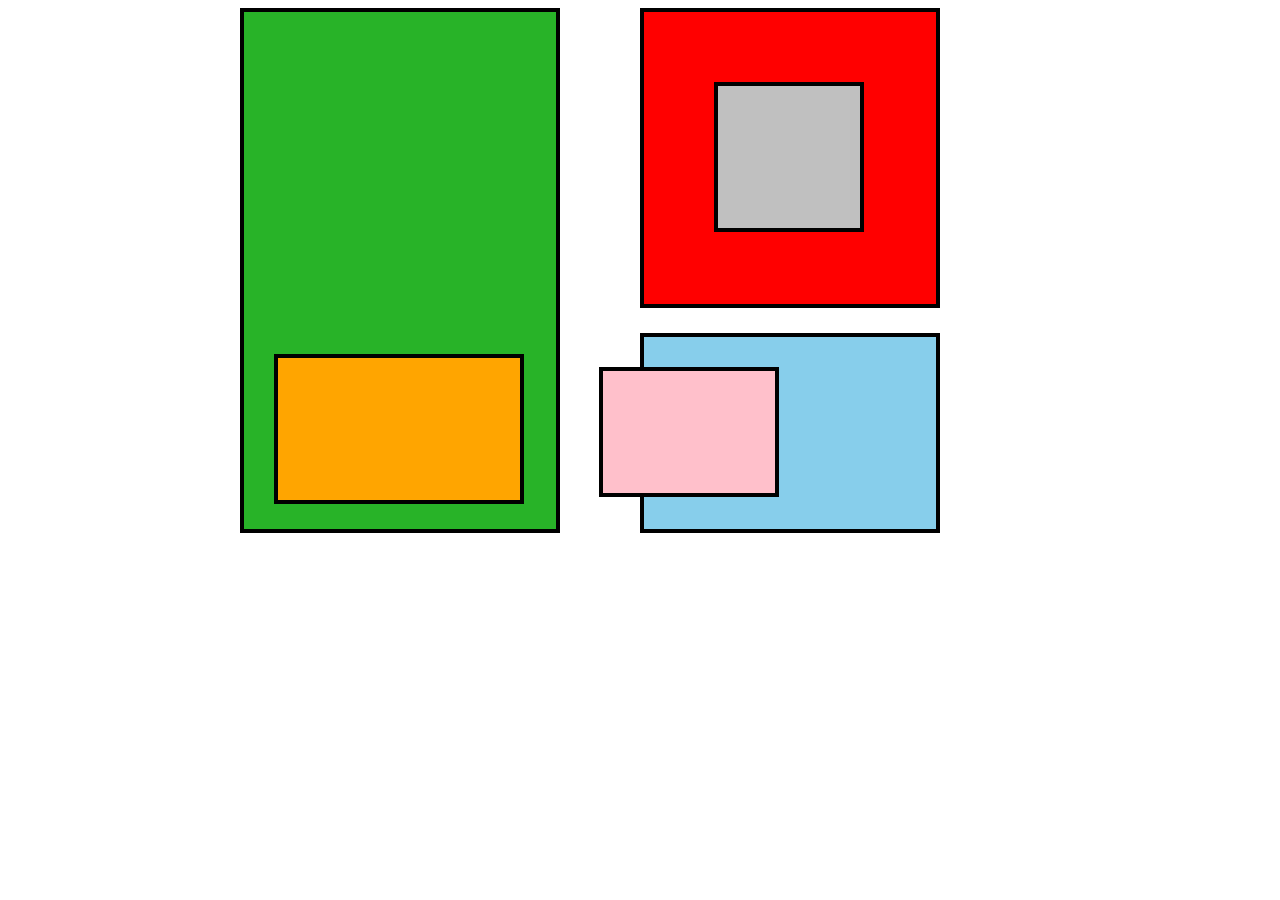
<file: Module2-JS-Browser/index.html>
<!DOCTYPE html>
<html lang="en">
<head>
  <meta charset="UTF-8">
  <meta name="viewport" content="width=device-width, initial-scale=1.0">
  <title>Module 2. JS & Browser</title>
  <link rel="stylesheet" href="style.css">
</head>
<body>
  <div class="main-block">
    <div class="left-block">
      <div id="green-block" class="block">
        <div id="orange-block" class="block"></div>
      </div>
    </div>
    <div class="right-block">
        <div id="red-block" class="block">
          <div id="gray-block" class="block"></div>
      </div>
        <div id="blue-block" class="block">
          <div id="pink-block" class="block"></div>
        </div>
    </div>
  </div>
  <script src="script.js"></script>
</body>
</html>
</file>
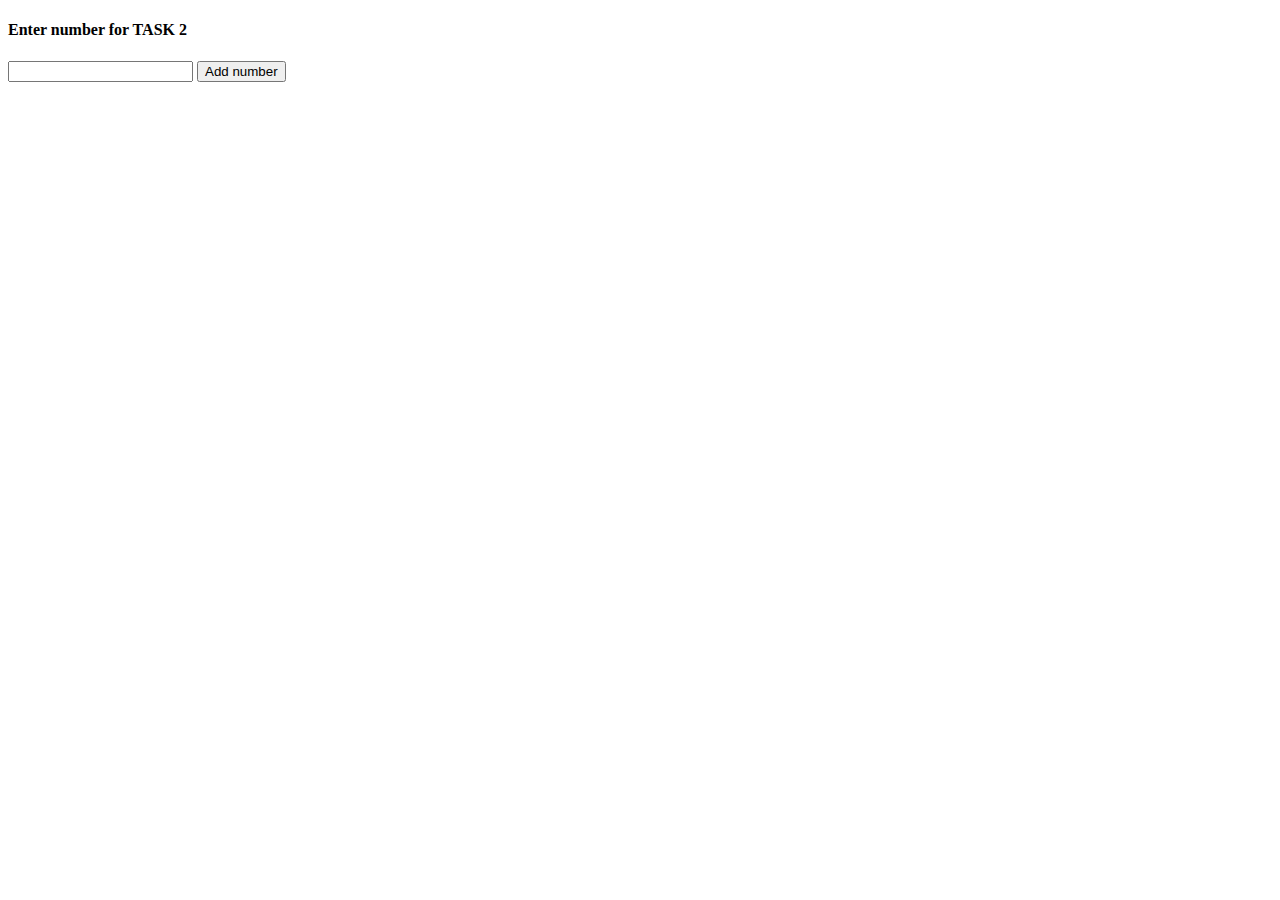
<file: Module4-Functions/index.html>
<!DOCTYPE html>
<html lang="en">
<head>
  <meta charset="UTF-8">
  <meta name="viewport" content="width=device-width, initial-scale=1.0">
  <title>Module 4. Functions</title>
</head>
<body>

  <h4>Enter number for TASK 2</h4>

  <input type="number" id="input">
  <button onclick="createBtns()">Add number</button>

  <div id="task2-block">
  </div>
  <script src="script.js"></script>
</body>
</html>
</file>
<file: Module1-HTML-CSS/style.css>
/* *********** FONTS ************ */

@font-face {
    font-family: Discord;
    src: url(discord.woff);
}


/* *********** GENERAL ************ */

* {
    box-sizing: border-box;
    font-family: Discord;
}

body {
    margin: 0;
    padding: 0;
    background-color: #36393F;
}

.icon {
    margin: 5px;
}

.icon:hover {
    color: #ffffff;
    cursor: pointer;
}

.white {
    color: #ffffff;
}

.light-grey {
    color: #dcddde;
}

.light-green {
    color: #43B581;
}

.s-48 {
    height: 48px;
    width: 48px;
}

.s-38 {
    height: 38px;
    width: 38px;
}

.centralized {
    display: flex;
    align-items: center;
    justify-content: center;
}

.online::after, .offline::after {
    content: '';
    width: 10px;
    height: 10px;
    background-color: #43B581;
    position: absolute;
    left: 35px;
    bottom: 7px;
    border-radius: 50%;
    border: 2px solid #2F3136;
}

.offline::after {
    background-color: #CE4040;
}

/* *********** SIDE MENU SECTION ************ */

.side-menu {
    background-color: #202225;
    width: 70px;
    float: left;
    top: 0;
    left: 0;
    height: 100vh;
    font-weight: 600;
}

.side-menu_nav {
    list-style-type: none;
    padding: 5px 0;
    display: flex;
    flex-direction: column;
    align-items: center;
    margin: 0;
}

.border {
    width: 30px;
    height: 2px;
    background-color: #2F3136;
    bottom: 0;
    margin: 5px;
    border-radius: 10px;
}

.icon-hover-v:hover {
    background-color: #7288D9;
}

.icon-hover-g:hover {
    background-color: #43B581;
}

.icon-hover-v:hover,
.icon-hover-g:hover {
    border-radius: 35%;
}

.icon-hover-v::before,
.icon-hover-g::before {
    transition: opacity 0.5s ease;
    content: '';
    width: 4px;
    height: 20px;
    background-color: #ffffff;
    position: absolute;
    left: 0;
    border-radius: 0 50px 50px 0;
    opacity: 0;
}

.icon-hover-v:hover::before,
.icon-hover-g:hover::before {
    opacity: 1;
}

.icon-unactive {
    background-color: #2F3136;
    border-radius: 50%;
    transition: border-radius 0.5s ease;
}

.icon-active {
    background-color: #7288D9;
    border-radius: 35%;
    transition: border-radius 0.5s ease;
    color: white;
}

.icon-active::before {
    content: '';
    width: 4px;
    height: 35px;
    background-color: #ffffff;
    position: absolute;
    left: 0;
    border-radius: 0 50px 50px 0;
}


/* *********** SERVER MENU SECTION ************ */

.server-menu {
    width: 235px;
    height: 100vh;
    background-color: #2F3136;
    float: left;
}

.server-header {
    padding: 0 15px;
    font-size: 16px;
    color: #ffffff;
    font-weight: 600;
    border-bottom: 2px solid #202225;
}

.server-header,
.server-subheader {
    display: flex;
    justify-content: space-between;
    align-items: center;
}

.text-channel,
.video-channel {
    color: #8e9297;
}

.server-subheader {
    font-size: 12px;
    padding: 10px 15px 0 0;
    font-weight: 600;
}

.server-subheader:hover {
    color: #ffffff;
    cursor: pointer;
}

.server-subtitle {
    text-transform: uppercase;
}

.tc-items {
    list-style-type: none;
    padding: 0 10px 0 10px;
    margin: 0;
}

.tc-items .centralized {
    padding: 5px;
    justify-content: flex-start;
    align-items: end;
    border-radius: 10px;
}

.tc-items li {
    margin: 2px 0;
}

.tc-items li:hover {
    background-color: rgba(255, 255, 255, 0.1);
    cursor: pointer;
}

.tc-items li:hover span {
    color: #ffffff;
}

.tc-items svg {
    margin-right: 5px;
}

.active-channel {
    background-color: rgba(255, 255, 255, 0.1);
    position: relative;
}

.active-channel span {
    color: #ffffff;
}

.active-channel-img::after {
    content: url(img/add_user.svg);
    width: 17px;
    height: 17px;
    position: absolute;
    right: 15px;
}

.user-pannel {
    display: flex;
    justify-content: space-between;
    align-items: center;
    color: #747F8D;
    padding: 10px;
    background-color: #292b2f;
    position: absolute;
    bottom: 0;
    width: 235px;
}

.info-detail {
    font-size: 12px;
    display: flex;
    flex-direction: column;
}

.info-detail .user-name {
    font-size: 16px;
    color: #fff;
    font-weight: 600;
}

.user-control {
    display: flex;
    align-items: center;
}

.user-control div {
    padding: 1px 5px;
}

.user-control div:hover {
    background-color: rgba(255, 255, 255, 0.1);
    cursor: pointer;
    border-radius: 5px;
}

.user-icon {
    background-color: #747F8D;
    border-radius: 50%;
    transition: border-radius 0.5s ease;
    margin: 0 5px 0 0;
}

.user-icon:hover {
    background-color: rgb(152, 161, 172);
}

/* *********** MAIN INFO BLOCK SECTION ************ */

.main-header {
    height: 55px;
    background-color: #36393f;
    border-bottom: 2px solid #202225;
    z-index: 1000;
}

.main-block {
    width: 100%;
}

.users-section {
    background-color: #2f3136;
    width: 240px;
    float: right;
    height: 100vh;
    position: fixed;
    right: 0;
    top: 0;
    z-index: -1;
}

.users {
    padding: 70px 10px 0 10px;
    overflow-y: auto;
    height: 100%;
}

.users::-webkit-scrollbar {
    width: 8px;
}

.users::-webkit-scrollbar-track {
    box-shadow: inset 0 0 6px rgba(0, 0, 0, 0.3);
}

.users::-webkit-scrollbar-thumb {
    background-color: #202225;
    outline: 1px solid slategrey;
    border-radius: 10px;
}

.user {
    padding: 0 10px;
    position: relative;
    color: #8e9297;
    margin: 7px 0;
    height: 48px;
}

.user:hover {
    border-radius: 5px;
    background-color: rgba(255, 255, 255, 0.07);
    color: #ffffff;
    cursor: pointer;
}

.user.centralized {
    justify-content: flex-start;
}

.user-photo {
    border-radius: 50%;
    margin-right: 10px;
}

.users-subheader {
    text-transform: uppercase;
    color: #8e9297;
    font-size: 12px;
    padding-left: 10px;
    font-weight: 600;
    padding-top: 10px;
}

.offline-users .user {
    opacity: 0.7;
}

.offline-users .user:hover {
    opacity: 1;
}


/* *********** MAIN HEADER SECTION ************ */

.main-header {
    justify-content: space-between;
    height: 55px;
    background-color: #36393f;
    border-bottom: 2px solid #202225;
    width: auto;
    display: flex;
    align-items: center;
    padding: 0 20px;
    color: #676B71;
}

.main-header svg {
    margin: 0 5px;
}

.header-toolbar {
    display: flex;
}
.header-toolbar div {
    margin: 0 5px;
}

.header-toolbar svg:hover {
    color: #DCDDDE;
    cursor: pointer;
}

.search input {
    padding: 5px;
    border: none;
    float: left;
    width: 120px;
    background: #202225;
    color: #676B71;
    border-radius: 5px 0 0 5px;
}

.search input:focus {
    width: 250px;
    outline: none;
}

.search button {
    float: left;
    width: 40px;
    height: 27px;
    background: #202225;
    color: #dcddde;
    border: none;
    cursor: text;
    border-radius: 0 5px 5px 0;
}

/* *********** CENTER SECTION ************ */

.center-section {
    background-color: #36393F;
    top: 0;
    z-index: -1;
    width: 100%;
    color: #b9bbbe;
    position: absolute;
    height: 85%;
    padding: 60px 350px;
    padding-bottom: 0;
    overflow-y: auto;
}

.message {
    display: flex;
    align-items: flex-start;
    margin-bottom: 20px;
    padding: 5px 0;
}

.message .user {
    margin: 0;
}

.message .date {
    font-size: 10px;
    padding-left: 10px;
}

.message p, pre {
    margin: 5px 0;
}

.message a {
    color: #00b0f4;
    text-decoration: none;
    cursor: pointer;
}

.message a:hover {
    text-decoration: underline;
}

.message:hover {
    background-color: #32353B;
    border-radius: 5px;
}

.message .user:hover {
    background-color: inherit;
}

.message .mention {
    color: #7289DA;
    background-color: rgba(114, 137, 218, 0.1);
    transition: background-color 1s ease ;
    padding: 2px 5px;
    border-radius: 3px;
}

.message .mention:hover {
    background-color: rgba(114, 137, 218, 1);
    color: #fff;
    cursor: pointer;
}

.input-section input {
    background-color: #40444B;
    font-size: 18px;
    width: 75%;
    padding: 10px 0;
    border-radius: 0;
    color: #dcddde;
    border: none;
    cursor: text;
    float: left;
}

.input-section button {
    background-color: #40444B;
    height: 43px;
    border-radius: 0;
    float: left;
    width: 40px;
    color: #dcddde;
    border: none;
    cursor: text;
}

.input-section {
    position: fixed;
    bottom: 0;
    margin-bottom: 25px;
    padding-right: 650px;
    width: 100%;
}

.input-section svg:hover {
    color: #fff;
    cursor: pointer;
}
</file>
<file: Module2-JS-Browser/style.css>
* {
  position: inherit;
  box-sizing: border-box;
}

.main-block {
  display: flex;
  flex-direction: row;
  justify-content: center;
  align-items: center;
  height: 525px;
  width: 800px;
  margin-left: auto;
  margin-right: auto;
}

.left-block, .right-block {
  position: relative;
  height: 100%;
  width: 100%;
}

.left-block div, .right-block div {
  border: 4px solid black;
}

.left-block div:hover, .right-block div:hover {
  cursor: pointer;
}

#green-block {
  background-color: rgb(40, 179, 40);
  height: 525px;
  width: 320px;
}

#orange-block {
  background-color: orange;
  height: 150px;
  width: 250px;
  left: 30px;
  position: absolute;
  bottom: 25px;
}

#red-block {
  background-color: red;
  height: 300px;
  width: 300px;
  position: absolute;
  top: 0;
}

#gray-block {
  background-color: silver;
  height: 150px;
  width: 150px;
  position: absolute;
  left: 70px;
  top: 70px;
}

#blue-block {
  background-color: skyblue;
  height: 200px;
  width: 300px;
  position: absolute;
  bottom: 0;
}

#pink-block {
  background-color: pink;
  height: 130px;
  width: 180px;
  position: absolute;
  left: -45px;
  top: 30px;
}

#blue-block:hover {
  background-color: rgb(181, 234, 255);
}

#pink-block:hover {
  background-color: rgb(255, 215, 222);
}

#gray-block:hover {
  background-color: rgb(214, 214, 214);
}

#red-block:hover {
  background-color: rgb(255, 86, 86);
}

#orange-block:hover {
  background-color: rgb(255, 198, 92);
}

#green-block:hover {
  background-color: rgb(6, 194, 6);
}
</file>
